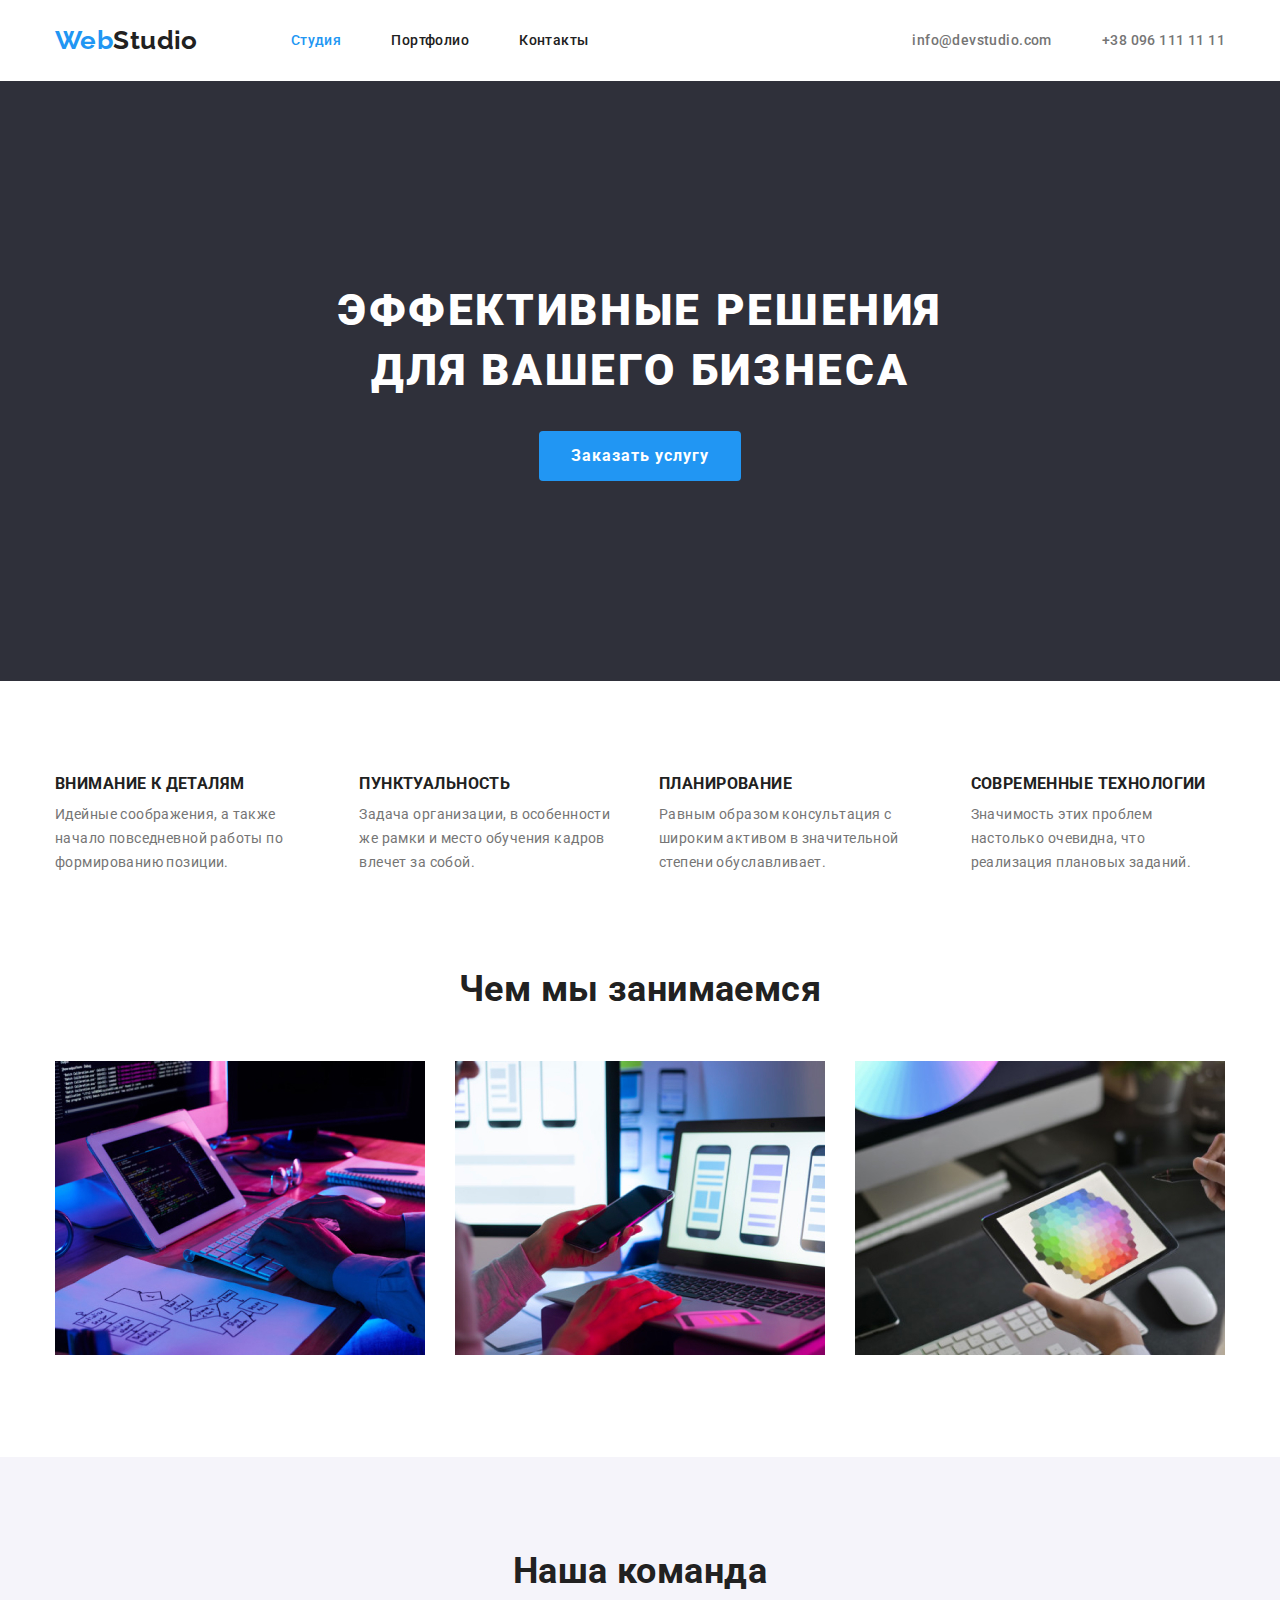
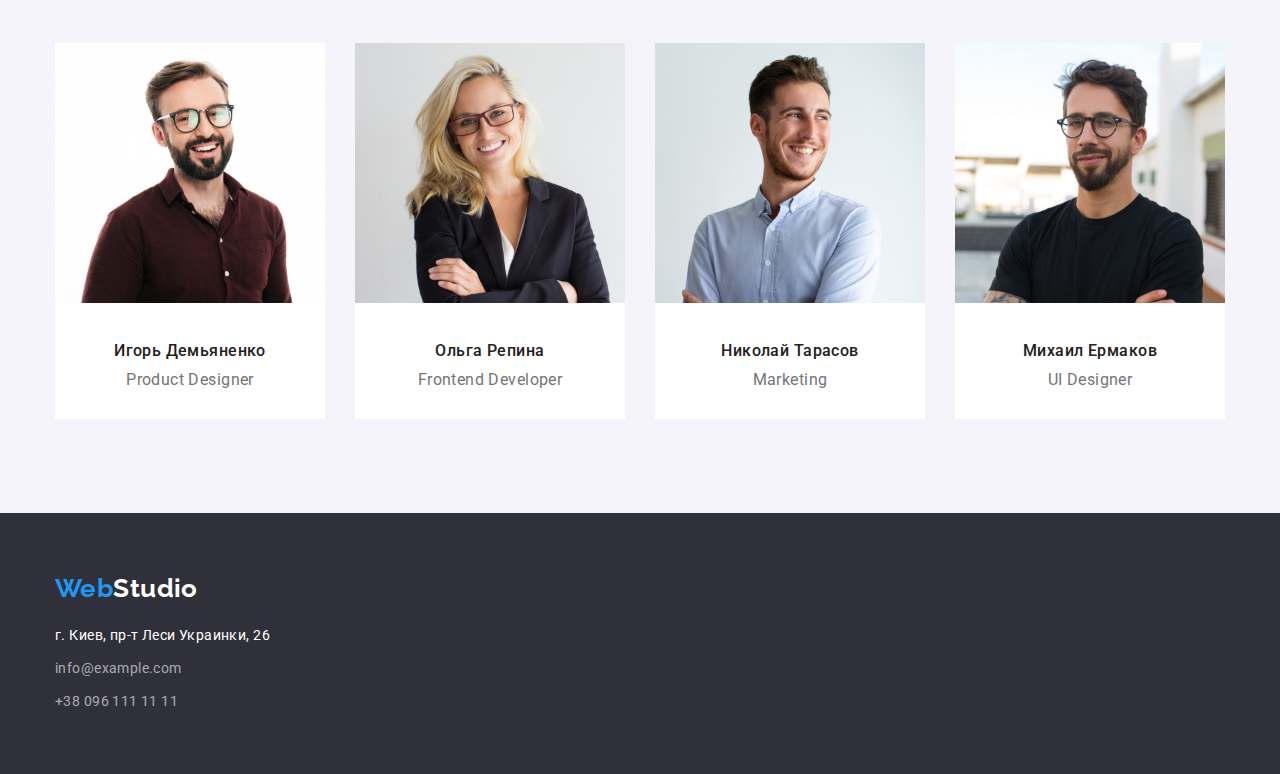
<file: index.html>
<!DOCTYPE html>
<html lang="ru">
  	<head>
  	  	<meta charset="UTF-8" />
			<meta name="viewport" content="width=device-width, initial-scale=1.0" />
			<title>Студия</title>
			<link href="https://fonts.googleapis.com/css2?family=Raleway:wght@700&family=Roboto:wght@400;500;700;900&display=swap"
				rel="stylesheet">
			<link rel="stylesheet" href="https://cdnjs.cloudflare.com/ajax/libs/modern-normalize/1.0.0/modern-normalize.min.css">
  	  		<link rel="stylesheet" href="./css/styles.css" />				
  	</head>
  	<body>
  	  	<!-- Шапка -->
  	  	<header class="header">
			<div class="container header-container">
				<!-- Навигация по сайту-->
				<nav class="navigation">
  	    		<!-- Лого -->
  	    			<a lang="en" href="./index.html" class="logo"><span class="logo-part">Web</span>Studio</a>
  	    			<ul class="header-menu list">
  	        			<li class="header-menu-item"><a href="" class="link header-link current-page">Студия</a></li>
  	        			<li class="header-menu-item"><a href="./portfolio.html" class="link header-link">Портфолио</a></li>
  	        			<li class="header-menu-item"><a href="" class="link header-link">Контакты</a></li>
  	      			</ul>
  	    		</nav>
  	    		<!-- Контакты -->
  	    		<ul class="header-contacts list">
  	      			<li class="header-contacts-item"><a href="mailto:info@devstudio.com" class="link header-link">info@devstudio.com</a></li>
  	      			<li class="header-contacts-item"><a href="tel:+380961111111" class="link header-link">+38 096 111 11 11</a></li>
			  	</ul>
			</div>
  	  	</header>
  	  	<!-- Основной контент -->
  	  	<main>
  	    	<!-- Баннер -->
  	    	<section class="section-hero dark-bg">
  	      		<div class="container">
					<div class="hero-content">
  	        			<h1 class="title hero-title">Эффективные решения для вашего бизнеса</h1>
					  	<button type="button" class="btn hero-btn">Заказать услугу</button>
					</div>
  	      		</div>
  	    	</section>
  	    	<!-- Командные скилы -->
  	    	<section class="section skills">
				<div class="container">
					<h2 class="title section-title visually-hidden">Командные скилы</h2>
					<ul class="list skills-list">
						<li class="skills-item">
							<h3 class="title skills-title">Внимание к деталям</h3>
							<p class="skills-info">
							Идейные соображения, а также начало повседневной работы по
							формированию позиции.
							</p>
						</li>
						<li class="skills-item">
							<h3 class="title skills-title">Пунктуальность</h3>
							<p class="skills-info">
							Задача организации, в особенности же рамки и место обучения кадров
							влечет за собой.
							</p>
						</li>
						<li class="skills-item">
							<h3 class="title skills-title">Планирование</h3>
							<p class="skills-info">
							Равным образом консультация с широким активом в значительной
							степени обуславливает.
							</p>
						</li>
						<li class="skills-item">
							<h3 class="title skills-title">Современные технологии</h3>
							<p class="skills-info">
							Значимость этих проблем настолько очевидна, что реализация
							плановых заданий.
							</p>
						</li>
					</ul>
				</div>
  	    	</section>
  	    	<!-- Сецкия "Чем мы занимаемся" -->
  	    	<section class="section what-we-do">
				<div class="container">
  	      			<h2 class="title section-title">Чем мы занимаемся</h2>
  	      			<ul class="list what-we-do-list">
  	        			<li class="what-we-do-item">
  	          				<a href="">
  	            				<img
  	              					src="./images/studio-page/code.jpg"
  	              					alt="Процесс написания кода"
  	              					width="370"
  	              					height="294"
  	            				/>
  	          				</a>
  	        			</li>
  	        			<li class="what-we-do-item">
  	          				<a href="">
  	            				<img
  	            		  			src="./images/studio-page/app.jpg"
  	            		  			alt="Процесс создания приложений"
  	            		  			width="370"
  	            		  			height="294"
  	            				/>
  	          				</a>
  	        			</li>
  	        			<li class="what-we-do-item">
  	          				<a href="">
  	            				<img
  	            		  			src="./images/studio-page/design.jpg"
  	            		  			alt="Дизайнер с планшетом"
  	            		  			width="370"
  	            		  			height="294"
  	            				/>
  	          				</a>
  	        			</li>
					</ul>
				</div>
  	    	</section>
  	    	<!-- Информация о команде -->
  	    	<section class="section team-info">
				<div class="container">
  	      			<h2 class="title section-title">Наша команда</h2>
  	      			<ul class="list team-list">
  	        			<li class="team-item">
  	        	  			<img class="team-photo"
  	        	    			src="./images/studio-page/product_designer.jpg"
  	        	    			alt="Игорь Демьяненко. Product Designer."
  	        	    			width="270"
  	        	    			height="260"
  	        	  			/>
  	        	  			<h3 class="team-title">Игорь Демьяненко</h3>
  	        	  			<p class="team-position">Product Designer</p>
  	        			</li>
  	        			<li class="team-item">
  	        	  			<img class="team-photo"
  	        	    			src="./images/studio-page/frontend_developer.jpg"
  	        	    			alt="Ольга Репина. Frontend Developer."
  	        	    			width="270"
  	        	    			height="260"
  	        	  			/>
  	        	  			<h3 class="team-title">Ольга Репина</h3>
  	        	  			<p class="team-position">Frontend Developer</p>
  	        			</li>
  	        			<li class="team-item">
  	        	  			<img class="team-photo"
  	        	    			src="./images/studio-page/marketing.jpg"
  	        	    			alt="Николай Тарасов. Marketing."
  	        	    			width="270"
  	        	    			height="260"
  	        	  			/>
  	        	  			<h3 class="team-title">Николай Тарасов</h3>
  	        	  			<p class="team-position">Marketing</p>
  	        			</li>
  	        			<li class="team-item">
  	        	  			<img class="team-photo"
  	        	    			src="./images/studio-page/ui_designer.jpg"
  	        	    			alt="Михаил Ермаков. UI Designer."
  	        	    			width="270"
  	        	    			height="260"
  	        	  			/>
  	        	  			<h3 class="team-title">Михаил Ермаков</h3>
  	        	  			<p class="team-position">UI Designer</p>
  	        			</li>
					</ul>
				</div>
  	    	</section>
  	  	</main>
  	  	<!-- Footer -->
  	  	<footer class="footer dark-bg">
			<div class="container">
  	    		<a href="./index.html" class="logo"><span class="logo-part">Web</span>Studio</a>
  	    		<address>
					<ul class="list">
  	        			<li class="footer-item"><a href="https://goo.gl/maps/fc2orhwNAGjBspvX7" class="link" target="_blank" rel="noopener noreferer">г. Киев, пр-т Леси Украинки, 26</a></li>
						<li class="footer-item"><a href="mailto:info@devstudio.com" class="link footer-link">info@example.com</a></li>
						<li class="footer-item"><a href="tel:+380961111111" class="link footer-link">+38 096 111 11 11</a></li>
					</ul>
			  	</address>
			</div>
  	  	</footer>
  	</body>
</html>
</file>
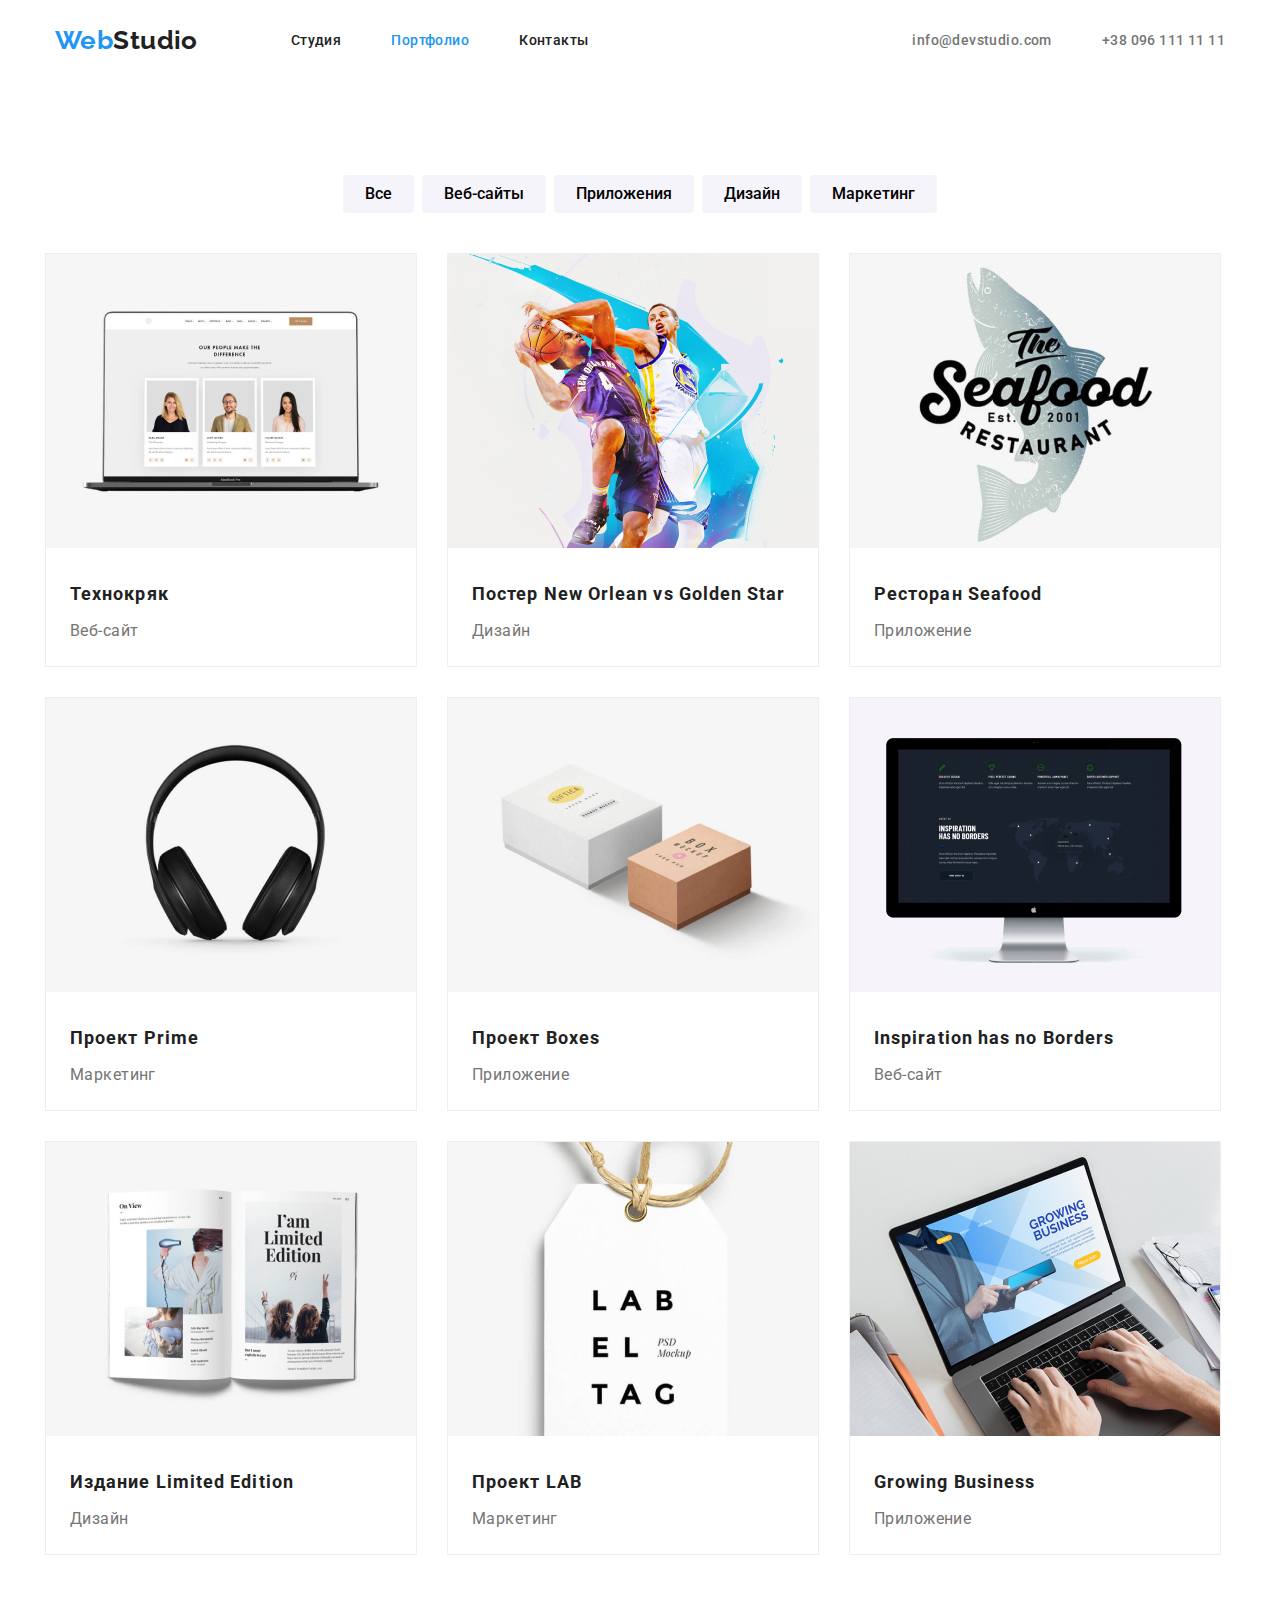
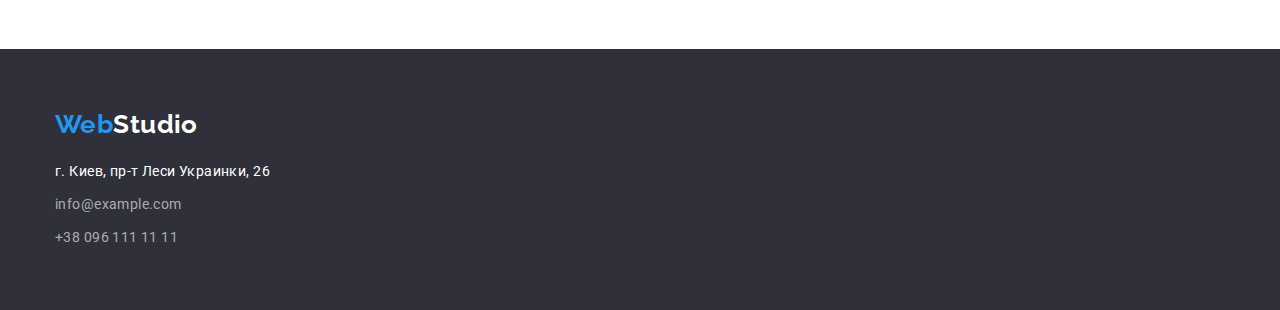
<file: portfolio.html>
<!DOCTYPE html>
<html lang="en">
<head>
    <meta charset="UTF-8">
    <meta name="viewport" content="width=device-width, initial-scale=1.0">    
    <title>Portfolio</title>
    <link href="https://fonts.googleapis.com/css2?family=Raleway:wght@700&family=Roboto:wght@400;500;700;900&display=swap"
        rel="stylesheet">
    <link rel="stylesheet" href="https://cdnjs.cloudflare.com/ajax/libs/modern-normalize/1.0.0/modern-normalize.min.css">
    <link rel="stylesheet" href="./css/styles.css" />
</head>
<body>
    <!-- Шапка -->
    <header class="header">
        <div class="container header-container">
            <!-- Навигация по сайту-->
            <nav class="navigation">
                <!-- Лого -->
                <a lang="en" href="./index.html" class="logo"><span class="logo-part">Web</span>Studio</a>
                <ul class="header-menu list">
                    <li class="header-menu-item"><a href="./index.html" class="link header-link">Студия</a></li>
                    <li class="header-menu-item"><a href="./portfolio.html" class="link header-link current-page">Портфолио</a></li>
                    <li class="header-menu-item"><a href="" class="link header-link">Контакты</a></li>
                </ul>
            </nav>
            <!-- Контакты -->
            <ul class="header-contacts list">
                <li class="header-contacts-item"><a href="mailto:info@devstudio.com"
                        class="link header-link">info@devstudio.com</a></li>
                <li class="header-contacts-item"><a href="tel:+380961111111" class="link header-link">+38 096 111 11 11</a>
                </li>
            </ul>
        </div>
    </header>
    <!-- Основной контент -->
    <main>
        <!-- Портфолио -->
        <section class="portfolio">
            <div class="container portfolio-nav">
                <h1 class="title section-title visually-hidden">Портфолио</h1>
                <!-- Навигация портфолио -->
                <ul class="list portfolio-menu-list">
                    <li class="potfolio-menu-item"><button type="button" class="btn potfolio-btn">Все</button></li>
                    <li class="potfolio-menu-item"><button type="button" class="btn potfolio-btn">Веб-сайты</button></li>
                    <li class="potfolio-menu-item"><button type="button" class="btn potfolio-btn">Приложения</button></li>
                    <li class="potfolio-menu-item"><button type="button" class="btn potfolio-btn">Дизайн</button></li>
                    <li class="potfolio-menu-item"><button type="button" class="btn potfolio-btn">Маркетинг</button></li>
                </ul>
            </div>
            <!-- Работы портфолио -->
            <div class="container">
                <ul class="list potfolio-menu">
                    <li class="portfolio-item">
                        <a href="" class="link">
                            <img class="portfolio-photo" src="./images/portfolio-page/img1.jpg" alt="Сайт">
                            <h2 class="works-title">Технокряк</h2>
                            <p class="works-type" >Веб-сайт</p>
                        </a>
                    </li>
                    <li class="portfolio-item">
                        <a href="" class="link">
                            <img class="portfolio-photo" src="./images/portfolio-page/img2.jpg" alt="Постер">
                            <h2 class="works-title">Постер New Orlean vs Golden Star</h2>
                            <p class="works-type">Дизайн</p>
                        </a>
                    </li>
                    <li class="portfolio-item">
                        <a href="" class="link">
                            <img class="portfolio-photo" src="./images/portfolio-page/img3.jpg" alt="Логотип ресторана Seafood">
                            <h2 class="works-title">Ресторан Seafood</h2>
                            <p class="works-type">Приложение</p>
                        </a>
                    </li>
                    <li class="portfolio-item">
                        <a href="" class="link">
                            <img class="portfolio-photo" src="./images/portfolio-page/img4.jpg" alt="Наушники">
                            <h2 class="works-title">Проект Prime</h2>
                            <p class="works-type">Маркетинг</p>
                        </a>
                    </li>
                    <li class="portfolio-item">
                        <a href="" class="link">
                            <img class="portfolio-photo" src="./images/portfolio-page/img5.jpg" alt="Две коробки">
                            <h2 class="works-title">Проект Boxes</h2>
                            <p class="works-type">Приложение</p>
                        </a>
                    </li>
                    <li class="portfolio-item">
                        <a href="" class="link">
                            <img class="portfolio-photo" src="./images/portfolio-page/img6.jpg" alt="Безрамочный монитор">
                            <h2 class="works-title">Inspiration has no Borders</h2>
                            <p class="works-type">Веб-сайт</p>
                        </a>
                    </li>
                    <li class="portfolio-item">
                        <a href="" class="link">
                            <img class="portfolio-photo" src="./images/portfolio-page/img7.jpg" alt="Книга">
                            <h2 class="works-title">Издание Limited Edition</h2>
                            <p class="works-type">Дизайн</p>
                        </a>
                    </li>
                    <li class="portfolio-item">
                        <a href="" class="link">
                            <img class="portfolio-photo" src="./images/portfolio-page/img8.jpg" alt="Бирка Проект Lab">
                            <h2 class="works-title">Проект LAB</h2>
                            <p class="works-type">Маркетинг</p>
                        </a>
                    </li>
                    <li class="portfolio-item">
                        <a href="" class="link">
                            <img class="portfolio-photo" src="./images/portfolio-page/img9.jpg" alt="Ноутбук">
                            <h2 class="works-title">Growing Business</h2>
                            <p class="works-type">Приложение</p>
                        </a>
                    </li>
                </ul>
            </div>
        </section>
    </main>
    <!-- Footer -->
    <footer class="footer dark-bg">
        <div class="container">
            <a href="./index.html" class="logo"><span class="logo-part">Web</span>Studio</a>
            <address>
                <ul class="list">
                    <li class="footer-item"><a href="https://goo.gl/maps/fc2orhwNAGjBspvX7" class="link" target="_blank"
                            rel="noopener noreferer">г. Киев, пр-т Леси Украинки, 26</a></li>
                    <li class="footer-item"><a href="mailto:info@devstudio.com"
                            class="link footer-link">info@example.com</a></li>
                    <li class="footer-item"><a href="tel:+380961111111" class="link footer-link">+38 096 111 11 11</a></li>
                </ul>
            </address>
        </div>
    </footer>
</body>
</html>
</file>
<file: css/styles.css>
:root {
  --main-color: #757575;
  --title-color: #212121;
  --accent-color: #2196f3;
  --white: #ffffff;
  --dark-bg: #2f303a;
  --grey: #f5f4fa;
}

html {
  box-sizing: border-box;
}

*,
*::before,
*::after {
  box-sizing: inherit;
}

body {
  margin: 0px;
  padding: 0px;
  font-family: Roboto, sans-serif;
  font-size: 14px;
  line-height: 1.714;
  letter-spacing: 0.03em;
  color: var(--main-color);
}

h1,
h2,
h3,
p {
  margin-top: 0;
}

img {
  display: inline-block;
  max-width: 100%;
  height: auto;
}

address {
  font-style: normal;
}

.visually-hidden {
  position: absolute !important;
  clip: rect(1px 1px 1px 1px);
  clip: rect(1px, 1px, 1px, 1px);
  padding: 0 !important;
  border: 0 !important;
  height: 1px !important;
  width: 1px !important;
  overflow: hidden;
}

.container {
  width: 1200px;
  padding-left: 15px;
  padding-right: 15px;
  margin-right: auto;
  margin-left: auto;
}

.list {
  list-style: none;
  margin: 0;
  padding: 0;
}

.link {
  color: var(--title-color);
  text-decoration: none;
}

.header-link {
  font-weight: 500;
  line-height: 1.143;
}

.header-contacts .header-link {
  color: var(--main-color);
}

.header-contacts .header-contacts-item:not(:last-child) {
  margin-right: 50px;
}

.link:hover,
.link:focus,
.dark-bg .link:hover,
.dark-bg .link:focus,
.current-page {
  color: var(--accent-color);
}

.logo {
  font-family: Raleway;
  font-weight: 700;
  font-size: 26px;
  line-height: 1.192;
  color: var(--title-color);
  text-decoration: none;
}

.logo-part {
  color: var(--accent-color);
}

.btn {
  display: inline-block;
  font-family: inherit;
  font-size: 16px;
  text-align: center;
  border: none;
  border-radius: 4px;
}

.hero-btn {
  font-weight: 700;
  line-height: 1.875;
  letter-spacing: 0.06em;
  min-width: 200px;
  padding: 10px 32px;
  background-color: var(--accent-color);
  color: var(--white);
}

.btn:hover,
.btn:focus {
  background-color: rgba(33, 150, 243, 0.75);
  box-shadow: 0px 3px 1px rgba(0, 0, 0, 0.1), 0px 1px 2px rgba(0, 0, 0, 0.08),
    0px 2px 2px rgba(0, 0, 0, 0.12);
}

.btn:active {
  background-color: rgba(33, 150, 243, 0.5);
  box-shadow: 0px 3px 1px rgba(0, 0, 0, 0.1), 0px 1px 2px rgba(0, 0, 0, 0.08),
    0px 2px 2px rgba(0, 0, 0, 0.12);
}

.title {
  font-weight: 700;
  color: var(--title-color);
}

.hidden-title {
  display: none;
}

.header {
  padding: 25px 0px;
}

.header .logo {
  margin-right: 93px;
}

.header-container {
  display: flex;
  justify-content: flex-end;
  align-items: center;
}

.navigation {
  display: flex;
  margin-right: auto;
  align-items: center;
}

.header-menu {
  display: inline-flex;
}

.header-menu-item:not(:last-child) {
  margin-right: 50px;
}

.header-contacts {
  display: flex;
}

.section-hero {
  padding-top: 200px;
  padding-bottom: 200px;
}

.hero-content {
  text-align: center;
}

.hero-title {
  margin-right: auto;
  margin-left: auto;
  margin-bottom: 30px;
  max-width: 696px;
  font-weight: 900;
  font-size: 44px;
  line-height: 1.36;
  letter-spacing: 0.06em;
  text-transform: uppercase;
}

.section {
  padding-top: 94px;
  padding-bottom: 94px;
}

.section-title {
  font-size: 36px;
  line-height: 1.166;
  text-align: center;
}

.skills-list {
  display: flex;
}

.skills-item:not(:last-child) {
  margin-right: 30px;
}

.skills-title {
  margin-bottom: 10px;
  line-height: 1.143;
  text-transform: uppercase;
}

.skills-info {
  margin-bottom: 0px;
  line-height: 1.714;
}

.what-we-do {
  padding-top: 0;
}

.what-we-do .section-title {
  margin-bottom: 50px;
}

.what-we-do-list {
  display: flex;
  flex-wrap: wrap;
  margin-top: -30px;
  margin-left: -30px;
}

.what-we-do-item {
  margin-top: 30px;
  margin-left: 30px;
  flex-basis: calc(100% / 3 - 30px);
}

.team-info {
  background-color: var(--grey);
}

.team-info .section-title {
  margin-bottom: 50px;
}

.team-list {
  display: flex;
  flex-wrap: wrap;
  margin-top: -30px;
  margin-left: -30px;
}

.team-item {
  margin-top: 30px;
  margin-left: 30px;
  flex-basis: calc(100% / 4 - 30px);
  background-color: var(--white);
}

.team-photo {
  margin-bottom: 30px;
}

.team-title {
  margin-bottom: 10px;
  font-weight: 500;
  font-size: 16px;
  line-height: 1.188;
  text-align: center;
  color: var(--title-color);
}

.team-position {
  padding-bottom: 30px;
  margin-bottom: 0;
  font-size: 16px;
  line-height: 1.188;
  text-align: center;
}

.works-title {
  padding: 0 24px;
  margin-bottom: 4px;
  font-weight: 700;
  font-size: 18px;
  line-height: 2;
  letter-spacing: 0.06em;
  color: var(--title-color);
}

.works-type {
  padding: 0 24px 20px;
  margin-bottom: 0;
  font-size: 16px;
  line-height: 1.875;
  color: var(--main-color);
}

.footer {
  padding-top: 60px;
  padding-bottom: 60px;
}

.footer .logo {
  display: inline-block;
  margin-bottom: 20px;
}

.footer-item:not(:last-child) {
  margin-bottom: 9px;
}

.portfolio {
  padding: 94px 0px;
}

.portfolio-menu-list {
  display: flex;
  justify-content: center;
}

.potfolio-menu-item:not(:last-child) {
  margin-right: 8px;
}

.potfolio-btn {
  padding: 6px 22px;
  font-weight: 500;
  line-height: 1.625;
  background-color: var(--grey);
}

.portfolio-nav {
  margin-bottom: 50px;
}

.potfolio-menu {
  display: flex;
  flex-wrap: wrap;
  margin-left: -40px;
  margin-top: -40px;
}

.portfolio-item {
  border: 1px solid #eeeeee;
  margin-left: 30px;
  margin-top: 30px;
}

.portfolio-photo {
  margin-bottom: 20px;
}

.dark-bg {
  background-color: var(--dark-bg);
}

.dark-bg .title,
.dark-bg .link,
.dark-bg .logo {
  color: var(--white);
}

.dark-bg .footer-link {
  color: rgba(255, 255, 255, 0.6);
}
</file>
